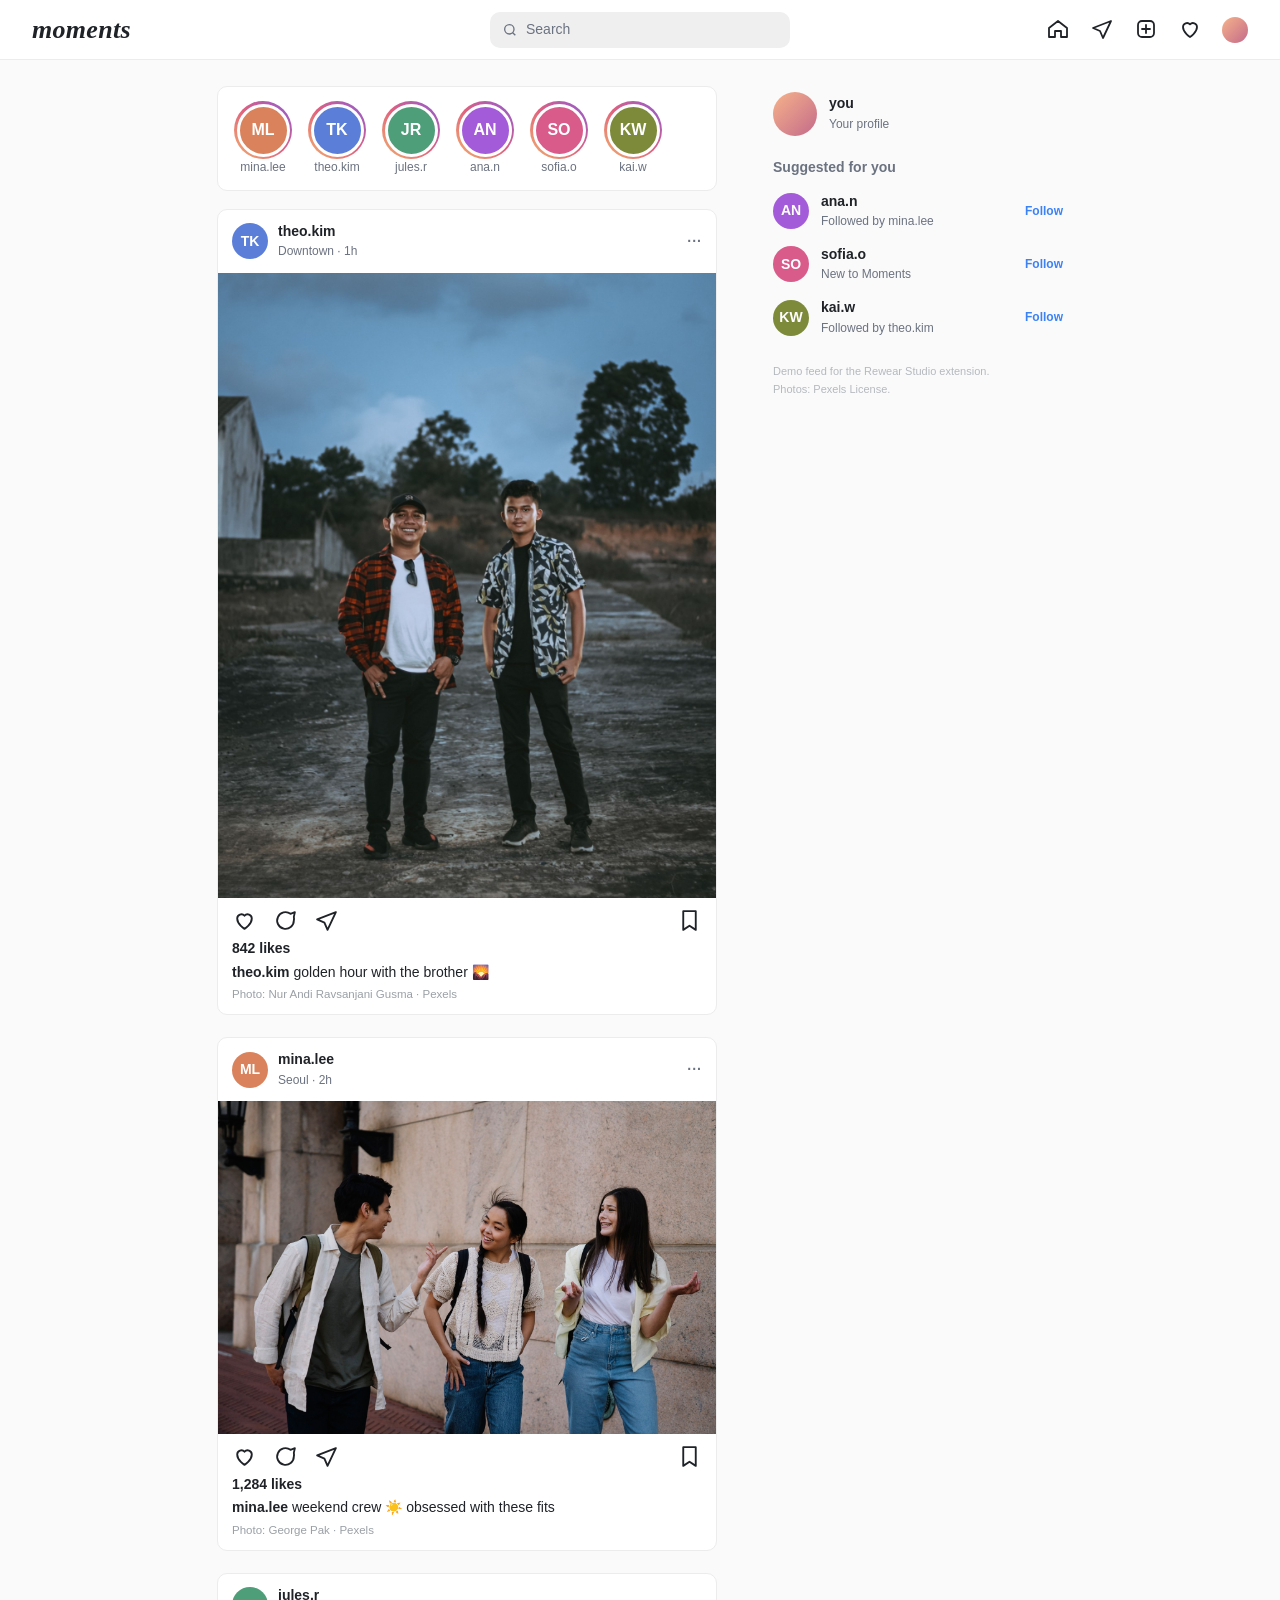
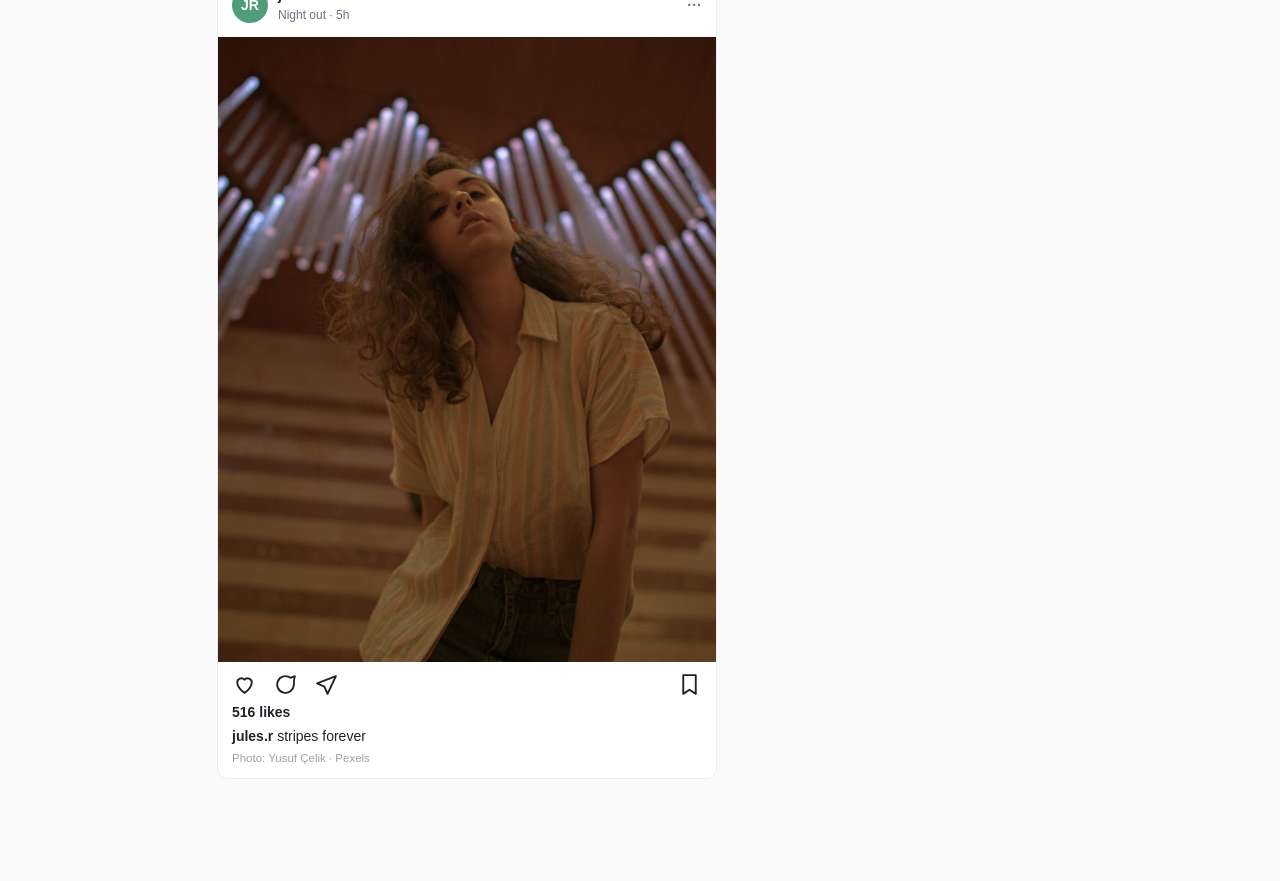
<file: media/production/feed/index.html>
<!doctype html>
<html lang="en">
<head>
<meta charset="utf-8">
<meta name="viewport" content="width=device-width, initial-scale=1">
<title>Moments · Home</title>
<style>
  :root { --ink: #1f2328; --muted: #6b7280; --line: #ececec; --bg: #fafafa; }
  * { box-sizing: border-box; }
  body { margin: 0; background: var(--bg); color: var(--ink); font: 14px/1.4 -apple-system, BlinkMacSystemFont, "Helvetica Neue", Arial, sans-serif; }
  header.top { position: sticky; top: 0; z-index: 5; height: 60px; background: #fff; border-bottom: 1px solid var(--line); display: flex; align-items: center; padding: 0 32px; gap: 24px; }
  .logo { font: italic 600 26px/1 "Snell Roundhand", "Apple Chancery", Georgia, serif; letter-spacing: .3px; width: 220px; }
  .search { flex: 1; max-width: 300px; margin: 0 auto; height: 36px; border-radius: 10px; background: #efefef; display: flex; align-items: center; gap: 8px; padding: 0 12px; color: var(--muted); }
  .icons { width: 220px; display: flex; justify-content: flex-end; gap: 20px; }
  .icons svg { width: 24px; height: 24px; fill: none; stroke: var(--ink); stroke-width: 1.8; stroke-linecap: round; stroke-linejoin: round; }
  .me { width: 26px; height: 26px; border-radius: 50%; background: linear-gradient(135deg, #f6b38a, #c46a8b); }
  main { display: flex; justify-content: center; gap: 56px; padding: 26px 32px 80px; }
  .feed { width: 500px; }
  .stories { display: flex; gap: 16px; padding: 14px 16px; margin-bottom: 18px; background: #fff; border: 1px solid var(--line); border-radius: 10px; }
  .story { text-align: center; font-size: 12px; color: var(--muted); }
  .ring { width: 58px; height: 58px; border-radius: 50%; padding: 2.5px; background: linear-gradient(45deg, #f2b26b, #e0607e, #8a5cd6); }
  .ring span { display: grid; place-items: center; width: 100%; height: 100%; border-radius: 50%; border: 3px solid #fff; color: #fff; font-weight: 700; font-size: 16px; }
  article { background: #fff; border: 1px solid var(--line); border-radius: 10px; margin-bottom: 22px; overflow: hidden; }
  .head { display: flex; align-items: center; gap: 10px; padding: 12px 14px; }
  .avatar { width: 36px; height: 36px; border-radius: 50%; display: grid; place-items: center; color: #fff; font-weight: 700; font-size: 14px; }
  .who strong { display: block; font-size: 14px; }
  .who small { color: var(--muted); font-size: 12px; }
  .dots { margin-left: auto; color: var(--muted); font-weight: 700; letter-spacing: 1px; }
  .photo { position: relative; background: #eee; }
  .photo img { display: block; width: 100%; height: auto; }
  .photo.tall img { height: 625px; object-fit: cover; }
  .photo .veil { position: absolute; inset: 0; }
  .actions { display: flex; gap: 16px; padding: 10px 14px 4px; }
  .actions svg { width: 25px; height: 25px; fill: none; stroke: var(--ink); stroke-width: 1.8; stroke-linecap: round; stroke-linejoin: round; }
  .actions .save { margin-left: auto; }
  .likes { padding: 2px 14px; font-weight: 600; }
  .caption { padding: 2px 14px 4px; }
  .credit { padding: 0 14px 12px; color: #9aa0a6; font-size: 11.5px; }
  aside { width: 290px; padding-top: 6px; }
  .mecard, .sugg { display: flex; align-items: center; gap: 12px; margin-bottom: 14px; }
  aside h3 { margin: 22px 0 14px; font-size: 14px; color: var(--muted); }
  .follow { margin-left: auto; color: #3b82f6; font-weight: 600; font-size: 12px; }
  .fine { margin-top: 26px; color: #b4b9bf; font-size: 11px; line-height: 1.6; }
</style>
</head>
<body>
<header class="top">
  <div class="logo">moments</div>
  <div class="search"><svg width="16" height="16" viewBox="0 0 24 24" fill="none" stroke="#6b7280" stroke-width="2"><circle cx="11" cy="11" r="7"/><path d="m20 20-4-4"/></svg>Search</div>
  <div class="icons">
    <svg viewBox="0 0 24 24"><path d="M3 11 12 4l9 7v9h-6v-6H9v6H3z"/></svg>
    <svg viewBox="0 0 24 24"><path d="M21 4 3 11l7 3 3 7z"/></svg>
    <svg viewBox="0 0 24 24"><rect x="4" y="4" width="16" height="16" rx="4"/><path d="M12 8v8M8 12h8"/></svg>
    <svg viewBox="0 0 24 24"><path d="M12 20s-7-4.4-7-10a4 4 0 0 1 7-2.6A4 4 0 0 1 19 10c0 5.6-7 10-7 10z"/></svg>
    <span class="me"></span>
  </div>
</header>
<main>
  <section class="feed">
    <div class="stories">
      <div class="story"><div class="ring"><span style="background:#d9825b">ML</span></div>mina.lee</div>
      <div class="story"><div class="ring"><span style="background:#5b7fd9">TK</span></div>theo.kim</div>
      <div class="story"><div class="ring"><span style="background:#4f9e7a">JR</span></div>jules.r</div>
      <div class="story"><div class="ring"><span style="background:#a35bd9">AN</span></div>ana.n</div>
      <div class="story"><div class="ring"><span style="background:#d95b8a">SO</span></div>sofia.o</div>
      <div class="story"><div class="ring"><span style="background:#7d8a3a">KW</span></div>kai.w</div>
    </div>

    <article id="post-1">
      <div class="head"><div class="avatar" style="background:#5b7fd9">TK</div><div class="who"><strong>theo.kim</strong><small>Downtown · 1h</small></div><span class="dots">···</span></div>
      <div class="photo tall"><img src="casual-group.jpg" alt="Two friends standing on a dirt road at dusk"><div class="veil"></div></div>
      <div class="actions"><svg viewBox="0 0 24 24"><path d="M12 20s-7-4.4-7-10a4 4 0 0 1 7-2.6A4 4 0 0 1 19 10c0 5.6-7 10-7 10z"/></svg><svg viewBox="0 0 24 24"><path d="M20 12a8 8 0 1 1-3.2-6.4L21 4l-1 4.5A8 8 0 0 1 20 12z"/></svg><svg viewBox="0 0 24 24"><path d="M21 4 3 11l7 3 3 7z"/></svg><svg class="save" viewBox="0 0 24 24"><path d="M6 3h12v18l-6-4-6 4z"/></svg></div>
      <div class="likes">842 likes</div>
      <div class="caption"><strong>theo.kim</strong> golden hour with the brother 🌄</div>
      <div class="credit">Photo: Nur Andi Ravsanjani Gusma · Pexels</div>
    </article>

    <article id="post-2">
      <div class="head"><div class="avatar" style="background:#d9825b">ML</div><div class="who"><strong>mina.lee</strong><small>Seoul · 2h</small></div><span class="dots">···</span></div>
      <div class="photo"><img src="friends.jpg" alt="Three friends walking and laughing"><div class="veil"></div></div>
      <div class="actions"><svg viewBox="0 0 24 24"><path d="M12 20s-7-4.4-7-10a4 4 0 0 1 7-2.6A4 4 0 0 1 19 10c0 5.6-7 10-7 10z"/></svg><svg viewBox="0 0 24 24"><path d="M20 12a8 8 0 1 1-3.2-6.4L21 4l-1 4.5A8 8 0 0 1 20 12z"/></svg><svg viewBox="0 0 24 24"><path d="M21 4 3 11l7 3 3 7z"/></svg><svg class="save" viewBox="0 0 24 24"><path d="M6 3h12v18l-6-4-6 4z"/></svg></div>
      <div class="likes">1,284 likes</div>
      <div class="caption"><strong>mina.lee</strong> weekend crew ☀️ obsessed with these fits</div>
      <div class="credit">Photo: George Pak · Pexels</div>
    </article>

    <article id="post-3">
      <div class="head"><div class="avatar" style="background:#4f9e7a">JR</div><div class="who"><strong>jules.r</strong><small>Night out · 5h</small></div><span class="dots">···</span></div>
      <div class="photo tall"><img src="striped.jpg" alt="Person in a striped shirt"><div class="veil"></div></div>
      <div class="actions"><svg viewBox="0 0 24 24"><path d="M12 20s-7-4.4-7-10a4 4 0 0 1 7-2.6A4 4 0 0 1 19 10c0 5.6-7 10-7 10z"/></svg><svg viewBox="0 0 24 24"><path d="M20 12a8 8 0 1 1-3.2-6.4L21 4l-1 4.5A8 8 0 0 1 20 12z"/></svg><svg viewBox="0 0 24 24"><path d="M21 4 3 11l7 3 3 7z"/></svg><svg class="save" viewBox="0 0 24 24"><path d="M6 3h12v18l-6-4-6 4z"/></svg></div>
      <div class="likes">516 likes</div>
      <div class="caption"><strong>jules.r</strong> stripes forever</div>
      <div class="credit">Photo: Yusuf Çelik · Pexels</div>
    </article>
  </section>
  <aside>
    <div class="mecard"><span class="me" style="width:44px;height:44px"></span><div class="who"><strong>you</strong><small>Your profile</small></div></div>
    <h3>Suggested for you</h3>
    <div class="sugg"><div class="avatar" style="background:#a35bd9">AN</div><div class="who"><strong>ana.n</strong><small>Followed by mina.lee</small></div><span class="follow">Follow</span></div>
    <div class="sugg"><div class="avatar" style="background:#d95b8a">SO</div><div class="who"><strong>sofia.o</strong><small>New to Moments</small></div><span class="follow">Follow</span></div>
    <div class="sugg"><div class="avatar" style="background:#7d8a3a">KW</div><div class="who"><strong>kai.w</strong><small>Followed by theo.kim</small></div><span class="follow">Follow</span></div>
    <div class="fine">Demo feed for the Rewear Studio extension.<br>Photos: Pexels License.</div>
  </aside>
</main>
</body>
</html>
</file>
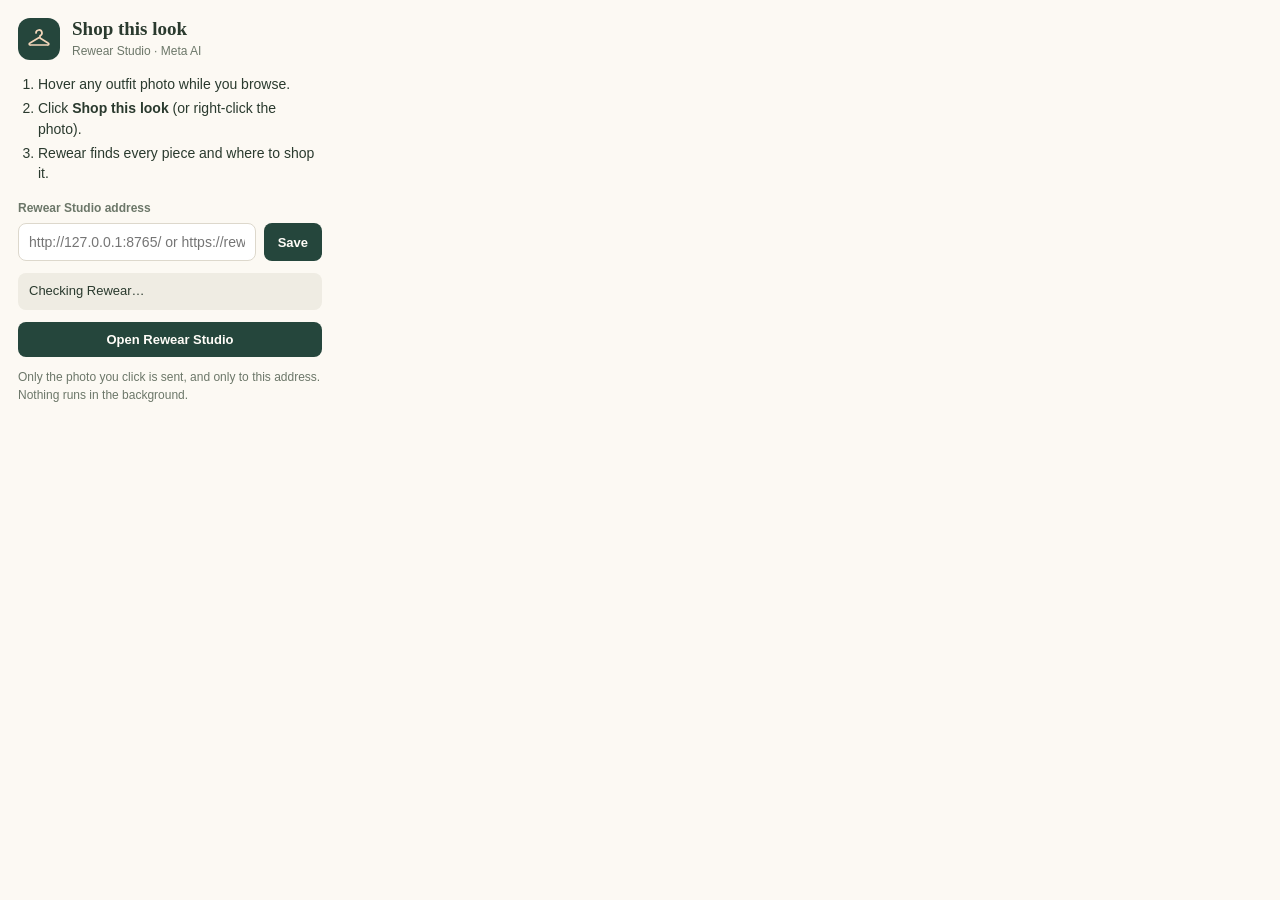
<file: extension/popup.html>
<!doctype html>
<html lang="en">
<head>
  <meta charset="utf-8">
  <title>Rewear — Shop this look</title>
  <link rel="stylesheet" href="popup.css">
</head>
<body>
  <header>
    <span class="mark"><svg viewBox="0 0 24 24" aria-hidden="true"><path d="M9 6a3 3 0 1 1 4 2.8V11l8 5a1 1 0 0 1-.5 2H3.5a1 1 0 0 1-.5-2l10-6"/></svg></span>
    <div>
      <h1>Shop this look</h1>
      <p>Rewear Studio · Meta AI</p>
    </div>
  </header>
  <ol class="steps">
    <li>Hover any outfit photo while you browse.</li>
    <li>Click <strong>Shop this look</strong> (or right-click the photo).</li>
    <li>Rewear finds every piece and where to shop it.</li>
  </ol>
  <form id="settings">
    <label for="url">Rewear Studio address</label>
    <div class="row">
      <input id="url" type="url" required spellcheck="false" placeholder="http://127.0.0.1:8765/ or https://rewear.soraing.com/">
      <button type="submit">Save</button>
    </div>
  </form>
  <p class="status" id="status" role="status">Checking Rewear…</p>
  <button class="open" id="open" type="button">Open Rewear Studio</button>
  <p class="privacy">Only the photo you click is sent, and only to this address. Nothing runs in the background.</p>
  <script src="popup.js"></script>
</body>
</html>
</file>
<file: extension/popup.css>
:root {
  color-scheme: light;
  --forest: #25463c;
  --paper: #fcf9f3;
  --ink: #2a3a2e;
  --muted: #6c7769;
  --line: #ddd8cc;
  --gold: #c4956a;
}

* { box-sizing: border-box; }

body {
  width: 340px;
  margin: 0;
  padding: 18px;
  background: var(--paper);
  color: var(--ink);
  font: 14px/1.45 -apple-system, BlinkMacSystemFont, "Avenir Next", "Segoe UI", sans-serif;
}

header { display: flex; gap: 12px; align-items: center; margin-bottom: 14px; }
.mark { display: grid; place-items: center; width: 42px; height: 42px; border-radius: 12px; background: var(--forest); }
.mark svg { width: 24px; height: 24px; fill: none; stroke: #f3d6ba; stroke-width: 1.7; stroke-linecap: round; stroke-linejoin: round; }
h1 { margin: 0; font: 600 19px/1.2 "Iowan Old Style", Palatino, Georgia, serif; }
header p { margin: 2px 0 0; color: var(--muted); font-size: 12px; }

.steps { margin: 0 0 16px; padding-left: 20px; }
.steps li { margin-bottom: 4px; }

label { display: block; margin-bottom: 6px; font-weight: 600; font-size: 12px; color: var(--muted); }
.row { display: flex; gap: 8px; }
input {
  flex: 1;
  min-width: 0;
  padding: 8px 10px;
  border: 1px solid var(--line);
  border-radius: 8px;
  background: #fff;
  color: var(--ink);
  font: inherit;
}
input:focus { outline: 2px solid var(--gold); outline-offset: 1px; }

button {
  border: 0;
  border-radius: 8px;
  padding: 8px 14px;
  background: var(--forest);
  color: #fffdf8;
  font-family: inherit;
  font-size: 13px;
  font-weight: 600;
  line-height: 1;
  cursor: pointer;
}
button:hover { background: #1d3830; }

.status { margin: 12px 0; padding: 9px 11px; border-radius: 8px; background: #efece3; font-size: 13px; }
.status.ok { background: #e3eee6; color: #1f4d33; }
.status.error { background: #f6e3dc; color: #7c3420; }
.open { width: 100%; padding: 11px; }
.privacy { margin: 12px 0 0; color: var(--muted); font-size: 12px; }
</file>
